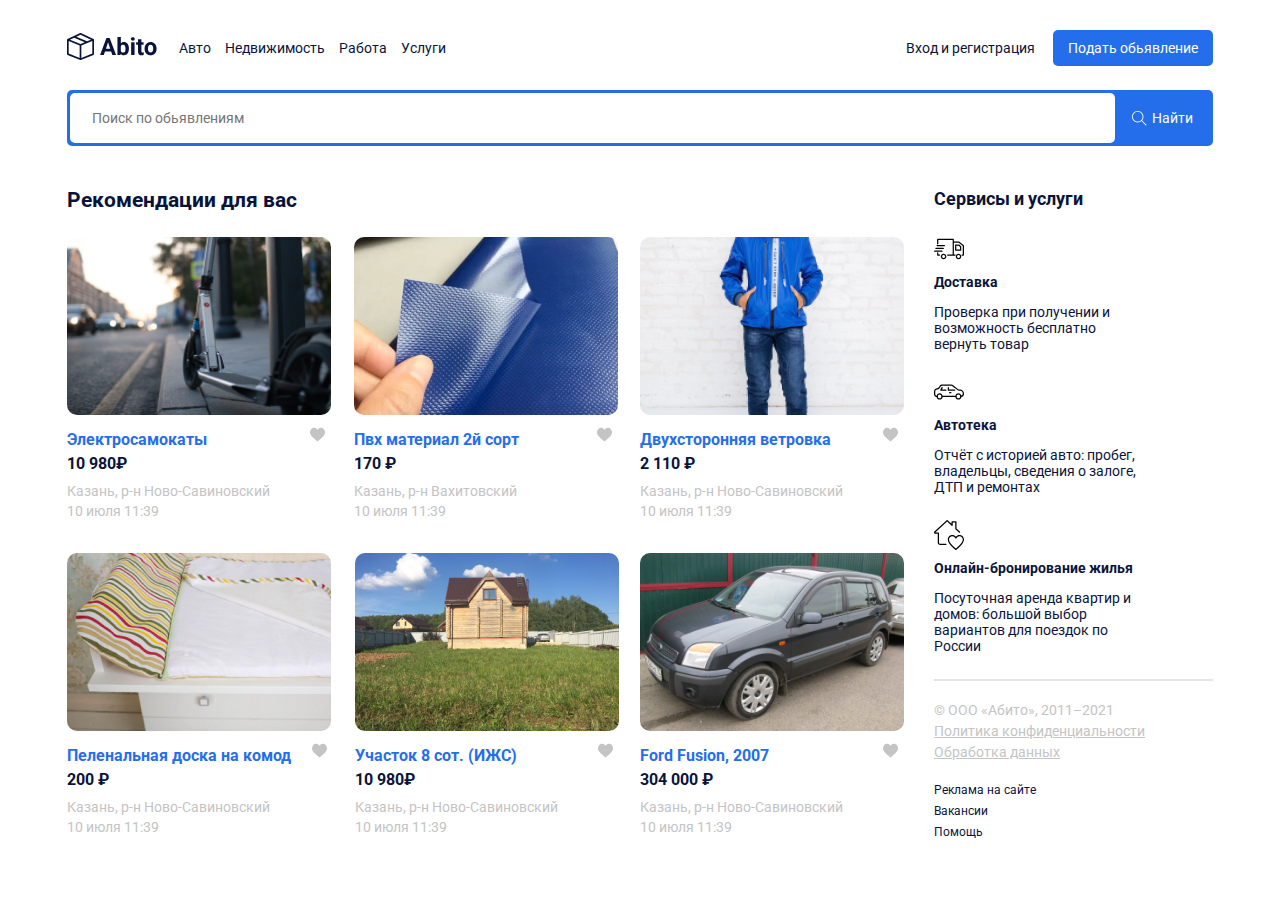
<file: index.html>
<!DOCTYPE html>
<html lang="en">
<head>
  <meta charset="UTF-8">
  <meta http-equiv="X-UA-Compatible" content="IE=edge">
  <meta name="viewport" content="width=device-width, initial-scale=1.0">
  <title>Abito-доска обьявлений</title>
  <link rel="stylesheet" href="css/style.css">
  <link rel="stylesheet" href="css/normalize.css">
  <link rel="preconnect" href="https://fonts.googleapis.com">
  <link rel="preconnect" href="https://fonts.gstatic.com" crossorigin>
  <link href="https://fonts.googleapis.com/css2?family=Roboto:wght@400;700&display=swap" rel="stylesheet">
</head>
<body>
  <header class="header container">
    <div class="navbar">
      <a href="index.html" class="logo">
        <img src="img/Vector.svg" alt="logo: Abito" class="logo-img">
      </a>

      <div class="navbar-panel">
        <button class="close-menu">
          <svg width="30" height="30" viewBox="0 0 35 35" fill="none" xmlns="http://www.w3.org/2000/svg">
            <path d="M1 1L34.5 34.5M1 34.5L34.5 1" stroke="black" />
          </svg>
        </button>
        <nav class="navbar-menu">
          <ul class="menu">
            <li class="menu-item">
              <a href="#" class="menu-link">Авто</a>
            </li>
            <li class="menu-item">
              <a href="#" class="menu-link">Недвижимость</a>
            </li>
            <li class="menu-item">
              <a href="#" class="menu-link">Работа</a>
            </li>
            <li class="menu-item">
              <a href="#" class="menu-link">Услуги</a>
            </li>
          </ul>
        </nav>
        
        <div class="button-group">
          <a href="#" class="button button-link">Вход и регистрация</a>
          <a href="#" class="button button-primary">Подать обьявление</a>
        </div>
      </div>
      <button class="menu-button">
        <svg width="30" height="30" viewBox="0 0 30 30" fill="none" xmlns="http://www.w3.org/2000/svg">
          <path
            d="M0.937476 9.37501H29.0624C29.58 9.37501 29.9999 8.95498 29.9999 8.43754C29.9999 7.92002 29.5799 7.50006 29.0624 7.50006H0.937476C0.419955 7.50006 0 7.92009 0 8.43754C0 8.95498 0.420033 9.37501 0.937476 9.37501Z"
            fill="black" />
          <path
            d="M29.0624 14.0626H0.937476C0.419955 14.0626 0 14.4826 0 15C0 15.5175 0.420033 15.9375 0.937476 15.9375H29.0624C29.58 15.9375 29.9999 15.5175 29.9999 15C29.9999 14.4826 29.58 14.0626 29.0624 14.0626Z"
            fill="black" />
          <path
            d="M29.0625 20.625H10.3125C9.79495 20.625 9.375 21.0451 9.375 21.5625C9.375 22.08 9.79503 22.5 10.3125 22.5H29.0625C29.58 22.5 29.9999 22.0799 29.9999 21.5625C30 21.045 29.58 20.625 29.0625 20.625Z"
            fill="black" />
        </svg>

      </button>
    </div>

    <div class="search-panel">
      <input type="search" class="search-input" placeholder="Поиск по обьявлениям">
      <button class="search-button">
        <svg class="search-icon" width="15" height="15" viewBox="0 0 15 15" fill="none" xmlns="http://www.w3.org/2000/svg">
          <path
            d="M14.6506 14.0012L10.0862 9.43675C10.9465 8.43352 11.4706 7.13293 11.4706 5.71058C11.4706 2.54822 8.89765 -0.0247192 5.7353 -0.0247192C4.20353 -0.0247192 2.76265 0.571751 1.67824 1.6544C0.595589 2.73793 -0.000881376 4.17881 9.77541e-07 5.71058C9.77541e-07 8.87293 2.57294 11.4459 5.7353 11.4459C7.15765 11.4459 8.45912 10.9218 9.46235 10.0615L14.0268 14.6259L14.6506 14.0012ZM5.7353 10.5635C3.06 10.5635 0.882354 8.38675 0.882354 5.71058C0.881472 4.41352 1.38618 3.19499 2.30294 2.2791C3.21882 1.36234 4.43824 0.857634 5.7353 0.857634C8.41059 0.857634 10.5882 3.0344 10.5882 5.71058C10.5882 8.38587 8.41059 10.5635 5.7353 10.5635Z"
            fill="white" />
        </svg>
        <span class="search-button-text">Найти</span>
      </button>
    </div>
  </header>

  <div class="page-content container">
    <main class="main">
      <h2 class="page-title">Рекомендации для вас</h2>
      <div class="cards">
        <div class="card">
          <a href="single.html" class="card-link">
            <img src="img/card-image.jpg" alt="photo" class="card-image">
          </a>
          <div class="card-header">
            <a href="single.html" class="card-link">
              <h3 class="card-title">Электросамокаты</h3>
            </a>
            <button class="like">
              <img src="img/like.svg" alt="like">
            </button>
          </div>
          <strong class="card-price">10 980₽</strong>
          <p class="card-text">Казань, р-н Ново-Савиновский</p>
          <p class="card-text">10 июля 11:39</p>
        </div>

        <div class="card">
          <a href="single.html" class="card-link">
            <img src="img/card-image1.jpg" alt="photo" class="card-image">
          </a>
          <div class="card-header">
            <a href="single.html" class="card-link">
              <h3 class="card-title">Пвх материал 2й сорт</h3>
            </a>
            <button class="like">
              <img src="img/like.svg" alt="like">
            </button>
          </div>
          <strong class="card-price">170 ₽</strong>
          <p class="card-text">Казань, р-н Вахитовский</p>
          <p class="card-text">10 июля 11:39</p>
        </div>

        <div class="card">
          <a href="single.html" class="card-link">
            <img src="img/card-image2.jpg" alt="photo" class="card-image">
          </a>
          <div class="card-header">
            <a href="single.html" class="card-link">
              <h3 class="card-title">Двухсторонняя ветровка</h3>
            </a>
            <button class="like">
              <img src="img/like.svg" alt="like">
            </button>
          </div>
          <strong class="card-price">2 110 ₽</strong>
          <p class="card-text">Казань, р-н Ново-Савиновский</p>
          <p class="card-text">10 июля 11:39</p>
        </div>

        <div class="card">
          <a href="single.html" class="card-link">
            <img src="img/card-image3.jpg" alt="photo" class="card-image">
          </a>
          <div class="card-header">
            <a href="single.html" class="card-link">
              <h3 class="card-title">Пеленальная доска на комод</h3>
            </a>
            <button class="like">
              <img src="img/like.svg" alt="like">
            </button>
          </div>
          <strong class="card-price">200 ₽</strong>
          <p class="card-text">Казань, р-н Ново-Савиновский</p>
          <p class="card-text">10 июля 11:39</p>
        </div>

        <div class="card">
          <a href="single.html" class="card-link">
            <img src="img/card-image4.jpg" alt="photo" class="card-image">
          </a>
          <div class="card-header">
            <a href="single.html" class="card-link">
              <h3 class="card-title">Участок 8 сот. (ИЖС)</h3>
            </a>
            <button class="like">
              <img src="img/like.svg" alt="like">
            </button>
          </div>
          <strong class="card-price">10 980₽</strong>
          <p class="card-text">Казань, р-н Ново-Савиновский</p>
          <p class="card-text">10 июля 11:39</p>
        </div>

        <div class="card">
          <a href="single.html" class="card-link">
            <img src="img/card-image5.jpg" alt="photo" class="card-image">
          </a>
          <div class="card-header">
            <a href="single.html" class="card-link">
              <h3 class="card-title">Ford Fusion, 2007</h3>
            </a>
            <button class="like">
              <img src="img/like.svg" alt="like">
            </button>
          </div>
        <strong class="card-price">304 000 ₽</strong>
        <p class="card-text">Казань, р-н Ново-Савиновский</p>
        <p class="card-text">10 июля 11:39</p>
      </div>

      </div>
    </main>
    <aside class="sidebar">
      <h4 class="page-title">Сервисы и услуги</h4>
      <div class="service">
        <img src="img/shipping.svg" alt="icon: shipping" class="service-image">
        <h5 class="service-title">Доставка</h5>
        <p class="service-text">Проверка при получении и возможность бесплатно вернуть товар</p>
      </div>
      <div class="service">
        <img src="img/auto.svg" alt="icon: auto" class="service-image">
        <h5 class="service-title">Автотека</h5>
        <p class="service-text">Отчёт с историей авто: пробег, владельцы, сведения о залоге, ДТП и ремонтах</p>
      </div>
      <div class="service">
        <img src="img/rent.svg" alt="icon: rent" class="service-image">
        <h5 class="service-title">Онлайн-бронирование жилья</h5>
        <p class="service-text">Посуточная аренда квартир и домов: большой выбор вариантов для поездок по России</p>
      </div>
      <hr color=#E5E5E5>
      <footer class="footer">
      <p class="footer-text">© ООО «Абито», 2011–2021</p>
      <ul class="footer-menu">
        <li class="footer-menu-item">
          <a href="#" class="footer-text">Политика конфиденциальности</a>
        </li>
        <li class="footer-menu-item">
          <a href="#" class="footer-text">Обработка данных</a>
        </li>
      </ul>
      <ul class="footer-menu">
        <li class="footer-menu-item">
          <a href="#" class="footer-link">Реклама на сайте</a>
        </li>
        <li class="footer-menu-item">
          <a href="#" class="footer-link">Вакансии</a>
        </li>
        <li class="footer-menu-item">
          <a href="#" class="footer-link">Помощь</a>
        </li>
      </ul>
      </footer>
    </aside>
  </div>
  <script src="https://unpkg.com/swiper/swiper-bundle.min.js"></script>
  <script src="js/main.js"></script>
</body>
</html>
</file>
<file: css/style.css>
body {
  font-family: "Roboto", sans-serif;
  font-size: 14px;
  color: #0a143a;
}

.container {
  max-width: 1146px;
  margin: auto;
}

.header {
  padding-top: 30px;
  padding-bottom: 30px;
  margin-bottom: 12px;
}

.navbar {
  display: flex;
  align-items: center;
  justify-content: space-between;
  margin-bottom: 24px;
}

.navbar-panel {
  flex-grow: 1;
  display: flex;
  align-items: center;
}

.navbar-menu {
  margin-right: auto;
}

.menu {
  list-style: none;
  margin: 0;
  padding-left: 22px;
  padding-right: 22px;
  display: flex;
}

.menu-item:not(:last-child) {
  /* отступы справа у всех кроме последнего пункта */
  margin-right: 14px;
}

.menu-link {
  text-decoration: none;
  color: inherit;
  /* цвет текста как у родителя  */
}

.button {
  text-decoration: none;
  display: inline-block;
  padding: 10px 15px;
  cursor: pointer;
}

.button-link {
  color: inherit;
}

.button-primary {
  background: #256eeb;
  border-radius: 5px;
  color: white;
}

.search-panel {
  height: 50px;
  background: #256eeb;
  border-radius: 5px;
  display: flex;
  padding: 3px;
}

.search-input {
  flex-grow: 1;
  /* растягивание на всё свободное место */
  background: #ffffff;
  border-radius: 5px;
  border: none;
  padding-left: 22px;
  padding-right: 22px;
  outline: none;
}

.search-button {
  background: #256eeb;
  border: none;
  color: white;
  padding-left: 17px;
  padding-right: 17px;
  display: flex;
  align-items: center;
}

.search-button-text {
  margin-left: 5px;
}

.page-content {
  display: grid;
  grid-template-columns: 9fr 3fr;
  grid-column-gap: 30px;
}

.card-image {
  border-radius: 10px;
  width: 264px;
  height: 178px;
  object-fit: cover;
}

.cards {
  display: flex;
  flex-wrap: wrap;
  justify-content: space-between;
}

.card {
  margin-bottom: 30px;
}

.card-title {
  font-size: 16px;
  line-height: 19px;
  color: #256eeb;
  margin-top: 12px;
  margin-bottom: 5px;
}

.card-header {
  display: flex;
  justify-content: space-between;
  align-items: center;
}

.like {
  background-color: #ffffff;
  border: none;
  cursor: pointer;
  margin-left: 15px;
}

.card-link {
  text-decoration: none;
}

.card-price {
  font-size: 16px;
  line-height: 19px;
  margin-bottom: 10px;
  display: block;
}

.card-text {
  font-size: 14px;
  line-height: 16px;
  color: #c4c4c4;
  margin-bottom: 4px;
  margin-top: 0;
}

.service {
  margin-bottom: 25px;
}

.sidebar .page-title {
  font-size: 18px;
  line-height: 21px;
  color: #0a143a;
}

.service-title {
  font-size: 14px;
  line-height: 16px;
  color: #0a143a;
  margin-top: 7px;
  margin-bottom: 5px;
}

.service-text {
  font-size: 14px;
  line-height: 16px;
  color: #0a143a;
  max-width: 217px;
}

.footer-text {
  display: inline-block;
  font-size: 14px;
  line-height: 16px;
  color: #c4c4c4;
  margin-bottom: 5px;
}

.footer-menu {
  margin: 0;
  padding: 0;
  list-style: none;
  margin-bottom: 16px;
}

.footer-link {
  font-size: 12px;
  line-height: 14px;
  color: #0a143a;
  display: inline-block;
  text-decoration: none;
  margin-bottom: 5px;
}

.content {
  max-width: 460px;
  margin-right: 30px;
}

.swiper-container {
  width: 100%;
  height: 300px;
  margin-left: auto;
  margin-right: auto;
}

.swiper-slide {
  background-size: cover;
  background-position: center;
}

.mySwiper2 {
  width: 100%;
  border-radius: 10px;
}

.mySwiper {
  height: 20%;
  box-sizing: border-box;
  padding: 10px 0;
}

.mySwiper .swiper-slide {
  width: 25%;
  height: 100%;
  opacity: 0.4;
  border-radius: 10px;
}

.mySwiper .swiper-slide-thumb-active {
  opacity: 1;
}

.swiper-slide img {
  display: block;
  width: 100%;
  height: 100%;
  object-fit: cover;
  border-radius: 3px;
}

.content-text {
  font-size: 14px;
  line-height: 140%;
  color: #0a143a;
}

.main-single {
  display: flex;
  align-items: flex-start;
}

.page-title {
  margin-bottom: 25px;
  margin-top: 0px;
}

.author {
  min-width: 264px;
}

.single-price {
  font-size: 24px;
  line-height: 28px;
  margin-bottom: 25px;
  margin-top: 0px;
  display: block;
}

.author-wrapper {
  display: flex;
  justify-content: space-between;
  margin-top: 25px;
  margin-bottom: 30px;
}

.avtor-avatar {
  width: 50px;
  height: 50px;
  object-fit: cover;
  border-radius: 50%;
}

.author-name {
  display: block;
  font-size: 14px;
  line-height: 16px;
  color: #0a143a;
  margin-bottom: 4px;
  font-weight: bold;
}

.rating {
  margin-bottom: 5px;
}

.rating-counter {
  opacity: 0.5;
  margin-left: 10px;
}

.author-status {
  font-size: 12px;
  line-height: 14px;
}

.button-block {
  width: 100%;
  height: 54px;
  display: block;
  margin-bottom: 14px;
  border: none;
}

.button-success {
  background-color: #14b4be;
  border-radius: 5x;
  color: white;
}

.menu-button {
  background-color: #fff;
  border: none;
  cursor: pointer;
  display: none;
}

.close-menu {
  display: none;
}

@media (max-width: 1200px) {
  .container {
    max-width: 960px;
  }

  .card {
    width: 47%;
  }

  .card-image {
    width: 100%;
    height: 200px;
  }
}

@media (max-width: 992px) {
  .container {
    max-width: 740px;
  }

  .card-image {
    height: 150px;
  }
}

@media (max-width: 768px) {
  .container {
    max-width: 560px;
  }

  .close-menu {
    display: block;
    position: absolute;
    top: 30px;
    right: 30px;
    cursor: pointer;
    background-color: white;
    border: none;
  }

  .card {
    width: 100%;
  }

  .page-content {
    grid-template-columns: 8fr 4fr;
  }

  .menu-button {
    display: block;
  }

  .navbar-panel {
    position: fixed;
    right: 0;
    top: 0;
    width: 100%;
    height: 100%;
    background-color: #fff;
    z-index: 9;
    flex-direction: column;
    align-items: center;
    justify-content: center;
    transition: transform 0.2s, opacity 0.2s;
    opacity: 0;
    transform: translateX(100%);
  }

  .is-open {
    transform: translateX(0%);
    opacity: 1;
  }

  .navbar-menu {
    margin-left: auto;
    margin-bottom: 20px;
  }

  .menu {
    flex-direction: column;
    justify-content: center;
    align-items: center;
  }

  .menu-item:not(:last-child) {
    margin-right: 0;
    margin-bottom: 10px;
  }

  .button-group {
    display: flex;
    flex-direction: column;
  }
}

@media (max-width: 576px) {
  .container {
    max-width: 90%;
  }
  .page-content {
    grid-template-columns: 12fr;
  }
  .card-image {
    height: 250px;
  }
  .search-button-text {
    display: none;
  }
}
</file>
